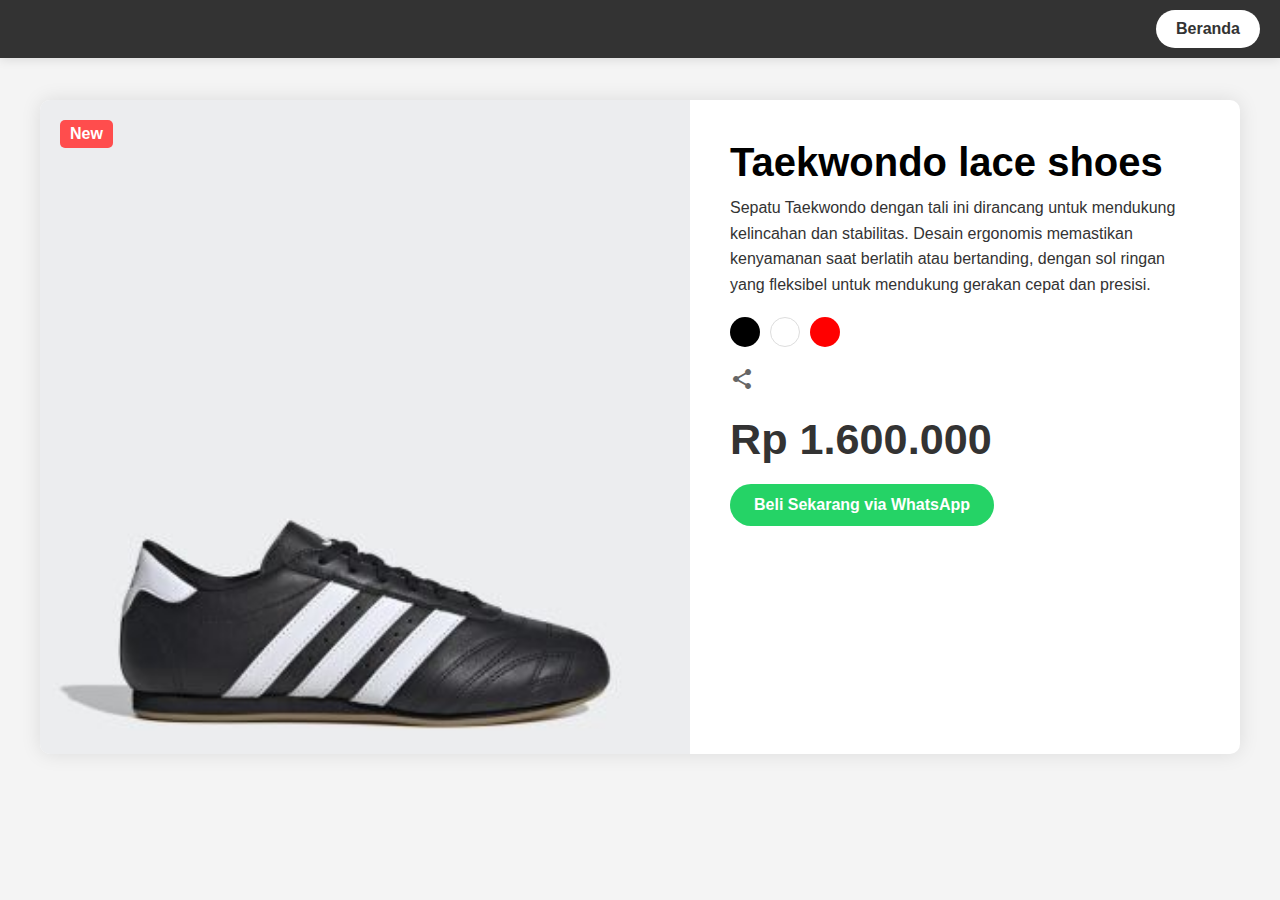
<file: sepatu-1.html>
<!DOCTYPE html>
<html lang="en">

<head>
    <meta charset="UTF-8">
    <meta name="viewport" content="width=device-width, initial-scale=1.0">
    <title>Adidas Ultraboost 21 | Premium Running Shoes</title>
    <link href="https://fonts.googleapis.com/icon?family=Material+Icons" rel="stylesheet">
    <link rel="stylesheet" href="sepatu.css">
</head>

<body>

    <nav class="navbar">
        <a href="index.html" class="home-button">Beranda</a>
    </nav>


    <div class="product-container">
        <div class="product-image">
            <img src="img/sepatu.1.jpg" alt="Adidas Ultraboost 21">
            <span class="product-badge">New </span>
        </div>
        <div class="product-info">
            <h1>Taekwondo lace shoes</h1>
            <p>Sepatu Taekwondo dengan tali ini dirancang untuk mendukung kelincahan dan stabilitas. Desain ergonomis
                memastikan kenyamanan saat berlatih atau bertanding, dengan sol ringan yang fleksibel untuk mendukung
                gerakan cepat dan presisi.</p>
            <div class="color-options">
                <div class="color-option" style="background-color: #000000;" title="Black"></div>
                <div class="color-option" style="background-color: #FFFFFF; border: 1px solid #ddd;" title="White">
                </div>
                <div class="color-option" style="background-color: #FF0000;" title="Red"></div>
            </div>

            <div class="product-icons">
                <a href="#"><i class="material-icons" id="link">share</i></a>
            </div>
            <div class="product-price">
                <h2>Rp 1.600.000</h2>
            </div>
            <a href="https://wa.me/6282154938812?text=Halo%20saya%20ingin%20membeli%20Adidas%20Taekwondo%20Lace%20shoes"
                class="buy-button">Beli Sekarang via WhatsApp</a>
        </div>
    </div>
    <script>
        const link = document.getElementById("link");

        link.addEventListener("click", () => {
            navigator.clipboard.writeText(window.location.href).then(() => {
                alert("URL copied to clipboard!");
            }).catch(err => {
                console.error("Failed to copy URL:", err);
            });;
        })
    </script>
</body>

</html>
</file>
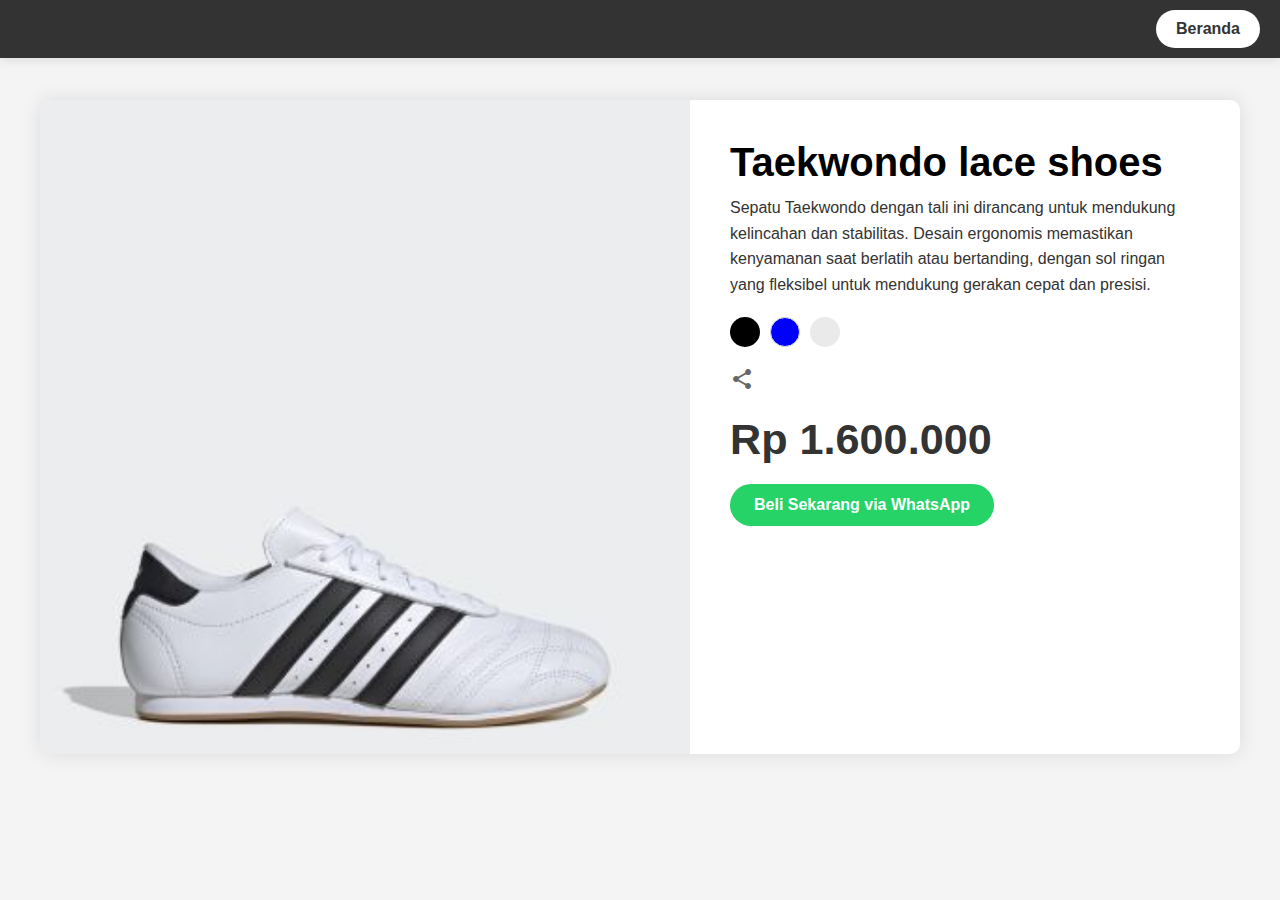
<file: sepatu-2.html>
<!DOCTYPE html>
<html lang="en">

<head>
    <meta charset="UTF-8">
    <meta name="viewport" content="width=device-width, initial-scale=1.0">
    <title>Adidas Ultraboost 21 | Premium Running Shoes</title>
    <link href="https://fonts.googleapis.com/icon?family=Material+Icons" rel="stylesheet">
    <link rel="stylesheet" href="sepatu.css">
</head>

<body>

    <nav class="navbar">
        <a href="index.html" class="home-button">Beranda</a>
    </nav>


    <div class="product-container">
        <div class="product-image">
            <img src="img/sepatu.2.jpg" alt="Adidas Ultraboost 21">
        </div>
        <div class="product-info">
            <h1>Taekwondo lace shoes</h1>
            <p>Sepatu Taekwondo dengan tali ini dirancang untuk mendukung kelincahan dan stabilitas. Desain ergonomis
                memastikan kenyamanan saat berlatih atau bertanding, dengan sol ringan yang fleksibel untuk mendukung
                gerakan cepat dan presisi.</p>

            <div class="color-options">
                <div class="color-option" style="background-color: #000000;" title="Black"></div>
                <div class="color-option" style="background-color: blue; border: 1px solid #ddd;" title="White">
                </div>
                <div class="color-option" style="background-color: #eaeaea;" title="Red"></div>
            </div>

            <div class="product-icons">
                <a href="#"><i class="material-icons" id="link">share</i></a>
            </div>
            <div class="product-price">
                <h2>Rp 1.600.000</h2>
            </div>
            <a href="https://wa.me/6282154938812?text=Halo%20saya%20ingin%20membeli%20Adidas%20Taekwondo%20Lace%20shoes"
                class="buy-button">Beli Sekarang via WhatsApp</a>
        </div>
    </div>

    <script>
        const link = document.getElementById("link");

        link.addEventListener("click", () => {
            navigator.clipboard.writeText(window.location.href).then(() => {
                alert("URL copied to clipboard!");
            }).catch(err => {
                console.error("Failed to copy URL:", err);
            });;
        })
    </script>
</body>

</html>
</file>
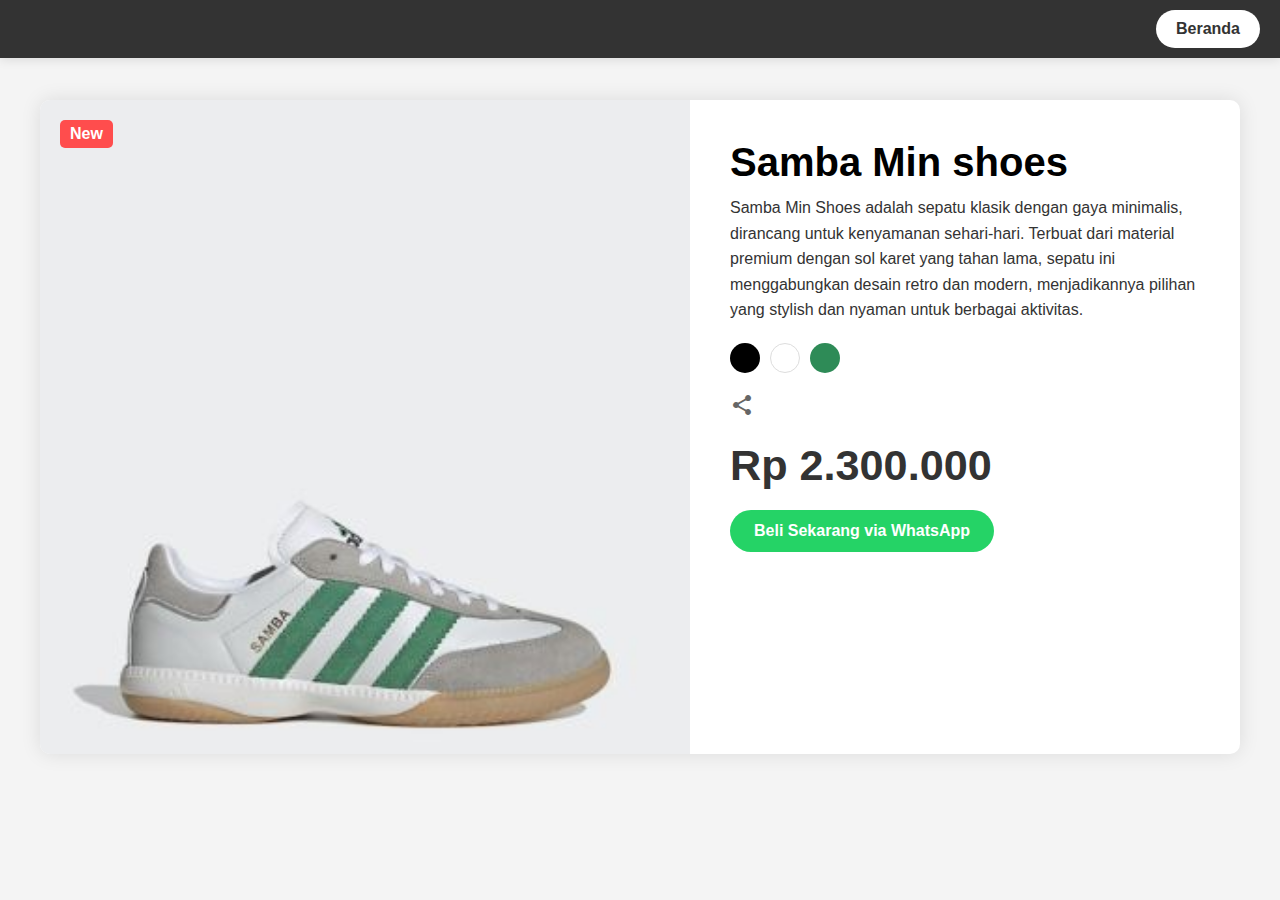
<file: sepatu-3.html>
<!DOCTYPE html>
<html lang="en">

<head>
    <meta charset="UTF-8">
    <meta name="viewport" content="width=device-width, initial-scale=1.0">
    <title>Adidas Ultraboost 21 | Premium Running Shoes</title>
    <link href="https://fonts.googleapis.com/icon?family=Material+Icons" rel="stylesheet">
    <link rel="stylesheet" href="sepatu.css">
</head>

<body>

    <nav class="navbar">
        <a href="index.html" class="home-button">Beranda</a>
    </nav>


    <div class="product-container">
        <div class="product-image">
            <img src="img/sepatu.3.jpeg" alt="Adidas Ultraboost 21">
            <span class="product-badge">New </span>
        </div>
        <div class="product-info">
            <h1>Samba Min shoes</h1>
            <p>Samba Min Shoes adalah sepatu klasik dengan gaya minimalis, dirancang untuk kenyamanan sehari-hari.
                Terbuat dari material premium dengan sol karet yang tahan lama, sepatu ini menggabungkan desain retro
                dan modern, menjadikannya pilihan yang stylish dan nyaman untuk berbagai aktivitas.</p>
            <div class="color-options">
                <div class="color-option" style="background-color: #000000;" title="Black"></div>
                <div class="color-option" style="background-color: #FFFFFF; border: 1px solid #ddd;" title="White">
                </div>
                <div class="color-option" style="background-color: seagreen;" title="Red"></div>
            </div>

            <div class="product-icons">
                <a href="#"><i class="material-icons" id="link">share</i></a>
            </div>
            <div class="product-price">
                <h2>Rp 2.300.000</h2>
            </div>
            <a href="https://wa.me/6282154938812?text=Halo%20saya%20ingin%20membeli%20Adidas%20Samba%2Min%20shoes"
                class="buy-button">Beli Sekarang via WhatsApp</a>
        </div>
    </div>

    <script>
        const link = document.getElementById("link");

        link.addEventListener("click", () => {
            navigator.clipboard.writeText(window.location.href).then(() => {
                alert("URL copied to clipboard!");
            }).catch(err => {
                console.error("Failed to copy URL:", err);
            });;
        })
    </script>
</body>

</html>
</file>
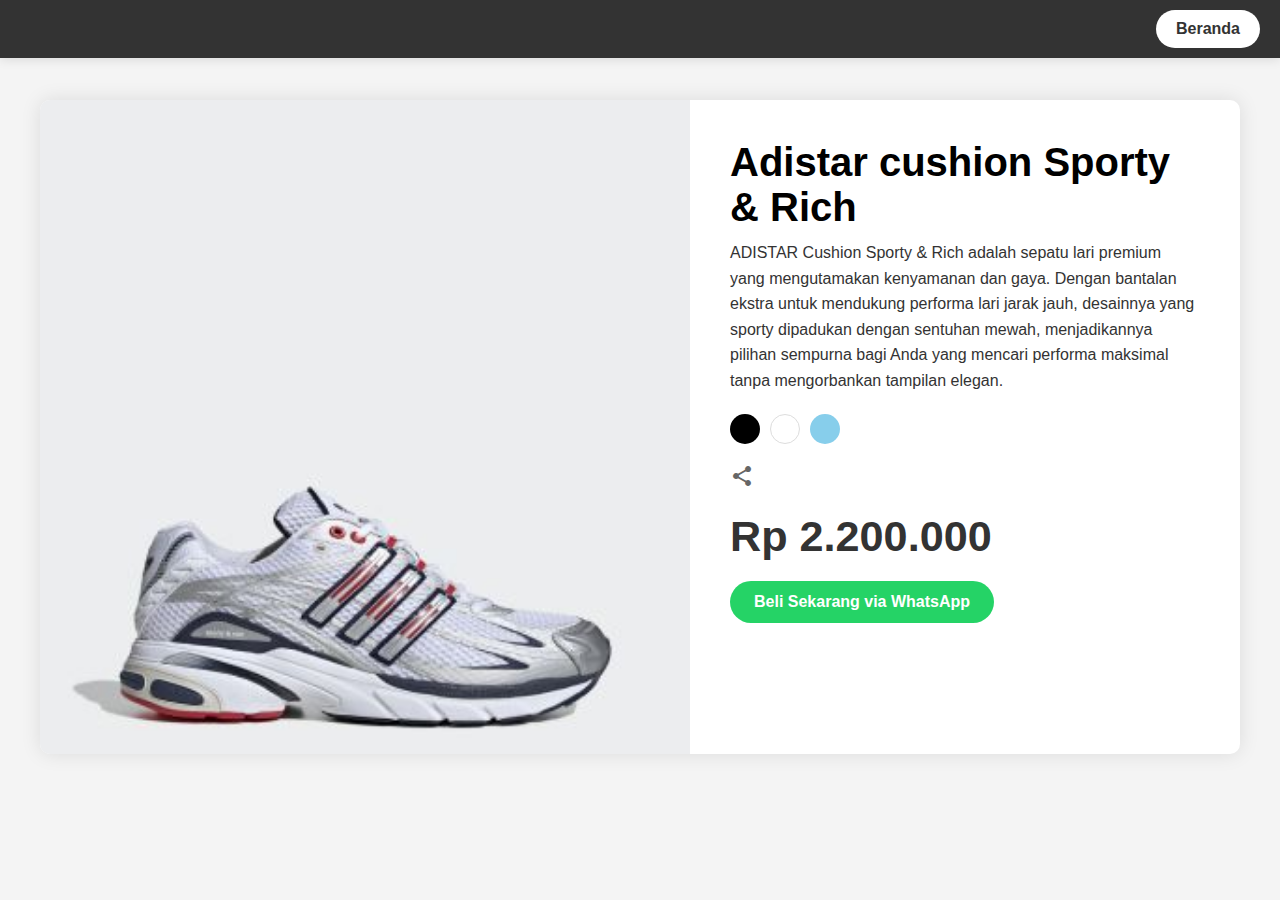
<file: sepatu-4.html>
<!DOCTYPE html>
<html lang="en">
<head>
    <meta charset="UTF-8">
    <meta name="viewport" content="width=device-width, initial-scale=1.0">
    <title>Adidas Ultraboost 21 | Premium Running Shoes</title>
    <link href="https://fonts.googleapis.com/icon?family=Material+Icons" rel="stylesheet">
    <link rel="stylesheet" href="sepatu.css">
</head>
<body>

        <nav class="navbar">
            <a href="index.html" class="home-button">Beranda</a>
        </nav>
        
    
    <div class="product-container">
        <div class="product-image">
            <img src="img/sepatu.4.jpg" alt="Adidas Ultraboost 21">
        </div>
        <div class="product-info">
            <h1>Adistar cushion Sporty & Rich</h1>
<p>ADISTAR Cushion Sporty & Rich adalah sepatu lari premium yang mengutamakan kenyamanan dan gaya. Dengan bantalan ekstra untuk mendukung performa lari jarak jauh, desainnya yang sporty dipadukan dengan sentuhan mewah, menjadikannya pilihan sempurna bagi Anda yang mencari performa maksimal tanpa mengorbankan tampilan elegan.</p>            
            <div class="color-options">
                <div class="color-option" style="background-color: #000000;" title="Black"></div>
                <div class="color-option" style="background-color: #FFFFFF; border: 1px solid #ddd;" title="White"></div>
                <div class="color-option" style="background-color: skyblue;" title="Red"></div>
            </div>

            <div class="product-icons">
                <a href="#"><i class="material-icons" id="link">share</i></a>
            </div>
            <div class="product-price">
                <h2>Rp 2.200.000</h2>
            </div>
            <a href="https://wa.me/6282154938812?text=Halo%20saya%20ingin%20membeli%20Adidas%20Adistar%20Cushion%20shoes" class="buy-button">Beli Sekarang via WhatsApp</a>
        </div>
    </div>

    <script>
        const link = document.getElementById("link");

        link.addEventListener("click", () => {
            navigator.clipboard.writeText(window.location.href).then(() => {
                alert("URL copied to clipboard!");
            }).catch(err => {
                console.error("Failed to copy URL:", err);
            });
        })
    </script>
</body>
</html>
</file>
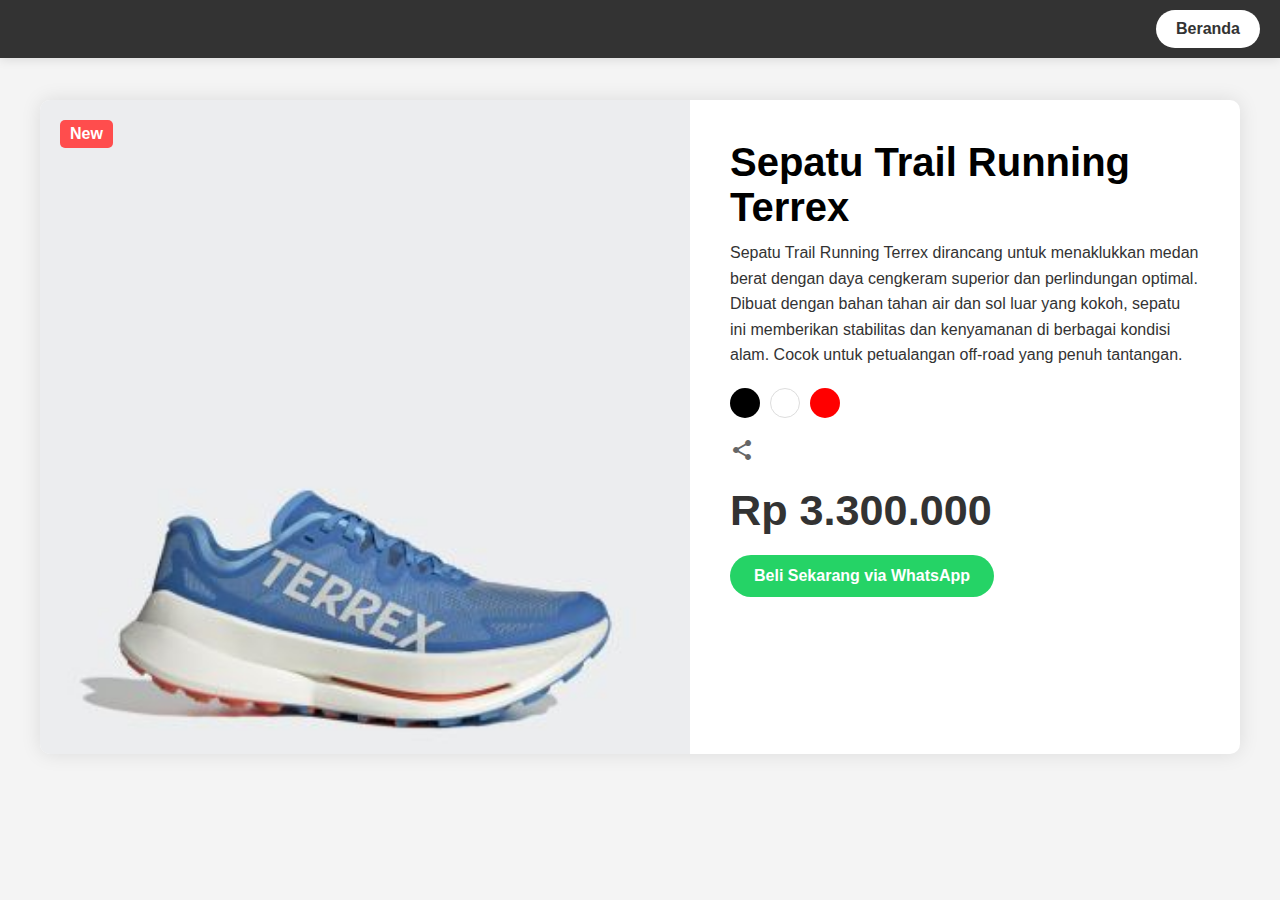
<file: sepatu-5.html>
<!DOCTYPE html>
<html lang="en">

<head>
    <meta charset="UTF-8">
    <meta name="viewport" content="width=device-width, initial-scale=1.0">
    <title>Adidas Ultraboost 21 | Premium Running Shoes</title>
    <link href="https://fonts.googleapis.com/icon?family=Material+Icons" rel="stylesheet">
    <link rel="stylesheet" href="sepatu.css">
</head>

<body>

    <nav class="navbar">
        <a href="index.html" class="home-button">Beranda</a>
    </nav>


    <div class="product-container">
        <div class="product-image">
            <img src="img/sepatu.5.jpg" alt="Adidas Ultraboost 21">
            <span class="product-badge">New </span>
        </div>
        <div class="product-info">
            <h1>Sepatu Trail Running Terrex</h1>
            <p>Sepatu Trail Running Terrex dirancang untuk menaklukkan medan berat dengan daya cengkeram superior dan
                perlindungan optimal. Dibuat dengan bahan tahan air dan sol luar yang kokoh, sepatu ini memberikan
                stabilitas dan kenyamanan di berbagai kondisi alam. Cocok untuk petualangan off-road yang penuh
                tantangan.</p>
            <div class="color-options">
                <div class="color-option" style="background-color: #000000;" title="Black"></div>
                <div class="color-option" style="background-color: #FFFFFF; border: 1px solid #ddd;" title="White">
                </div>
                <div class="color-option" style="background-color: #FF0000;" title="Red"></div>
            </div>

            <div class="product-icons">
                <a href="#"><i class="material-icons" id="link">share</i></a>
            </div>
            <div class="product-price">
                <h2>Rp 3.300.000</h2>
            </div>
            <a href="https://wa.me/6282154938812?text=Halo%20saya%20ingin%20membeli%20Adidas%20Trail%20Running%20Terrex"
                class="buy-button">Beli Sekarang via WhatsApp</a>
        </div>
    </div>

    <script>
        const link = document.getElementById("link");

        link.addEventListener("click", () => {
            navigator.clipboard.writeText(window.location.href).then(() => {
                alert("URL copied to clipboard!");
            }).catch(err => {
                console.error("Failed to copy URL:", err);
            });;
        })
    </script>
</body>

</html>
</file>
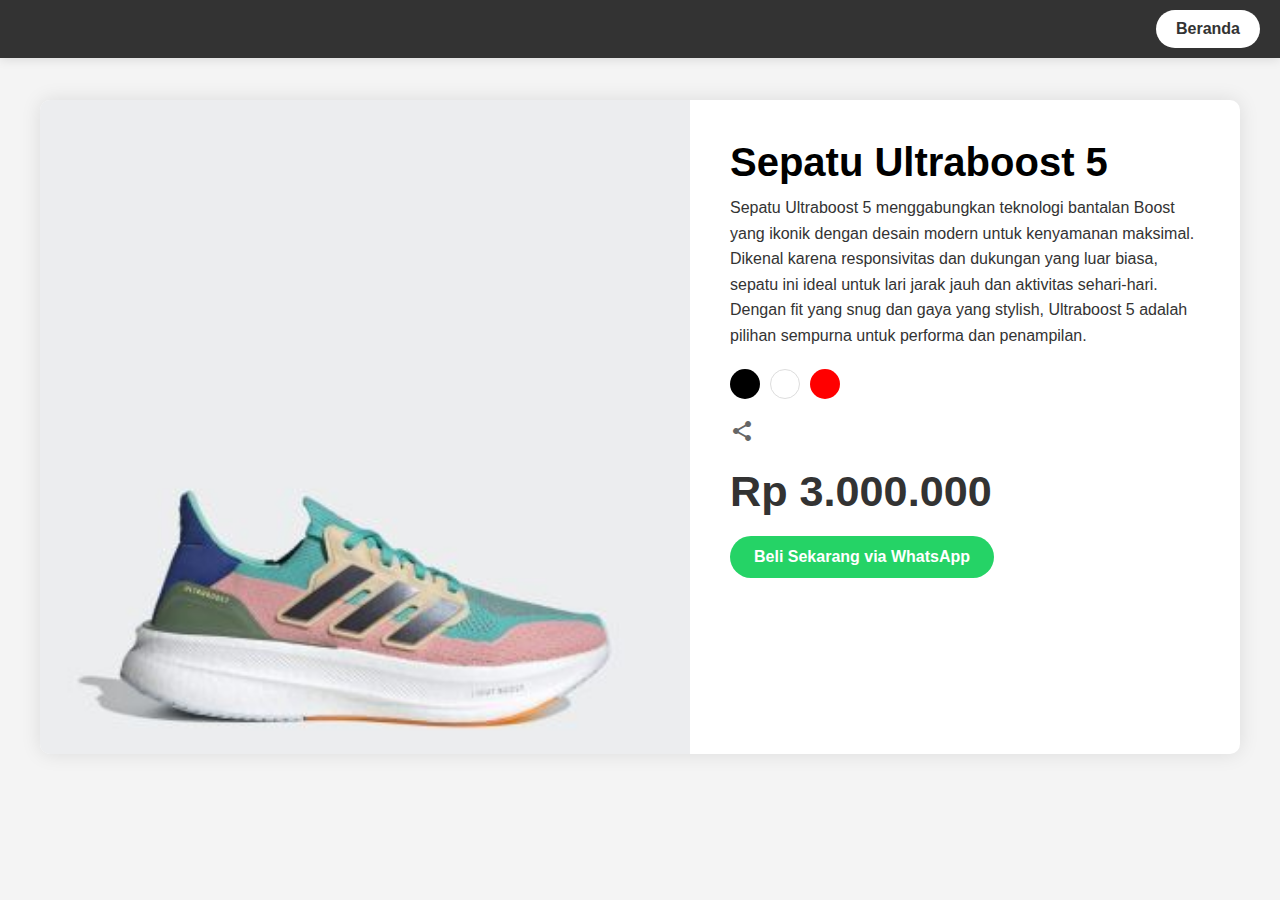
<file: sepatu-6.html>
<!DOCTYPE html>
<html lang="en">

<head>
    <meta charset="UTF-8">
    <meta name="viewport" content="width=device-width, initial-scale=1.0">
    <title>Adidas Ultraboost 21 | Premium Running Shoes</title>
    <link href="https://fonts.googleapis.com/icon?family=Material+Icons" rel="stylesheet">
    <link rel="stylesheet" href="sepatu.css">
</head>

<body>

    <nav class="navbar">
        <a href="index.html" class="home-button">Beranda</a>
    </nav>


    <div class="product-container">
        <div class="product-image">
            <img src="img/sepatu.6.jpg" alt="Adidas Ultraboost 21">
        </div>
        <div class="product-info">
            <h1>Sepatu Ultraboost 5</h1>
            <p>Sepatu Ultraboost 5 menggabungkan teknologi bantalan Boost yang ikonik dengan desain modern untuk
                kenyamanan maksimal. Dikenal karena responsivitas dan dukungan yang luar biasa, sepatu ini ideal untuk
                lari jarak jauh dan aktivitas sehari-hari. Dengan fit yang snug dan gaya yang stylish, Ultraboost 5
                adalah pilihan sempurna untuk performa dan penampilan.</p>
            <div class="color-options">
                <div class="color-option" style="background-color: #000000;" title="Black"></div>
                <div class="color-option" style="background-color: #FFFFFF; border: 1px solid #ddd;" title="White">
                </div>
                <div class="color-option" style="background-color: #FF0000;" title="Red"></div>
            </div>

            <div class="product-icons">
                <a href="#"><i class="material-icons">share</i></a>
            </div>

            <div class="product-price">
                <h2>Rp 3.000.000</h2>
            </div>
            <a href="https://wa.me/6282154938812?text=Halo%20saya%20ingin%20membeli%20Adidas%20Ultraboost%205"
                class="buy-button">Beli Sekarang via WhatsApp</a>
        </div>
    </div>

    <script>
        const link = document.getElementById("link");

        link.addEventListener("click", () => {
            navigator.clipboard.writeText(window.location.href).then(() => {
                alert("URL copied to clipboard!");
            }).catch(err => {
                console.error("Failed to copy URL:", err);
            });;
        })
    </script>
</body>

</html>
</file>
<file: sepatu.css>
/* Global Styling */
* {
    margin: 0;
    padding: 0;
    box-sizing: border-box;
    font-family: Arial, sans-serif;
}
body {
    background-color: #f4f4f4;
    color: #333;
    padding: 20px;
}
/* Navbar Styling */
.navbar {
    width: 100%;
    background-color: #333;
    padding: 10px 20px;
    display: flex;
    justify-content: flex-end; /* Mengarahkan tombol ke kanan */
    position: fixed;
    top: 0;
    left: 0;
    z-index: 1000;
    box-shadow: 0 2px 10px rgba(0, 0, 0, 0.1);
}

.navbar .home-button {
    background-color: #fff;
    color: #333;
    padding: 10px 20px;
    text-decoration: none;
    border-radius: 30px;
    font-weight: bold;
    transition: background-color 0.3s ease;
}

.navbar .home-button:hover {
    background-color: #f4f4f4;
}

/* Adjust body to avoid content being hidden under fixed navbar */
body {
    padding-top: 60px;
}


/* Product Container */
.product-container {
    max-width: 1200px;
    margin: 40px auto;
    background-color: #fff;
    border-radius: 10px;
    box-shadow: 0 0 20px rgba(0, 0, 0, 0.1);
    overflow: hidden;
    display: flex;
    flex-wrap: wrap;
}
.product-image {
    flex: 1 1 500px;
    position: relative;
}
.product-image img {
    width: 100%;
    height: 100%;
    object-fit: cover;
}
.product-badge {
    position: absolute;
    top: 20px;
    left: 20px;
    background-color: #ff4d4d;
    color: #fff;
    padding: 5px 10px;
    border-radius: 5px;
    font-weight: bold;
}
.product-info {
    flex: 1 1 400px;
    padding: 40px;
}
h1 {
    font-size: 2.5em;
    margin-bottom: 10px;
    color: #000;
}
p {
    font-size: 1em;
    line-height: 1.6;
    margin-bottom: 20px;
}

/* Product Features, Icons, and Colors */
.product-icons {
    display: flex;
    gap: 15px;
    margin-bottom: 20px;
}
.product-icons a {
    color: #666;
    transition: color 0.3s ease;
}
.product-icons a:hover {
    color: #000;
}
.product-price {
    font-size: 1.8em;
    font-weight: bold;
    margin-bottom: 20px;
}
.buy-button {
    display: inline-block;
    background-color: #25D366;
    color: #fff;
    padding: 12px 24px;
    text-decoration: none;
    border-radius: 30px;
    font-weight: bold;
    transition: background-color 0.3s ease;
}
.buy-button:hover {
    background-color: #128C7E;
}

/* Color Options */
.color-options {
    display: flex;
    gap: 10px;
    margin-bottom: 20px;
}
.color-option {
    width: 30px;
    height: 30px;
    border-radius: 50%;
    cursor: pointer;
    transition: transform 0.3s ease;
}
.color-option:hover {
    transform: scale(1.1);
}

/* Size Options */
.size-options {
    display: flex;
    gap: 10px;
    margin-bottom: 20px;
}
.size-option {
    padding: 5px 10px;
    border: 1px solid #ddd;
    border-radius: 5px;
    cursor: pointer;
    transition: background-color 0.3s ease;
}
.size-option:hover {
    background-color: #f0f0f0;
}

/* Product Features */
.product-features {
    margin-top: 30px;
    display: flex;
    justify-content: space-between;
    flex-wrap: wrap;
}
.feature {
    flex: 1 1 200px;
    text-align: center;
    margin-bottom: 20px;
}
.feature i {
    font-size: 2.5em;
    color: #000;
    margin-bottom: 10px;
}

/* Responsive Styling */
@media screen and (max-width: 768px) {
    .product-container {
        flex-direction: column;
    }
    .product-info {
        padding: 20px;
    }
    h1 {
        font-size: 2em;
    }
    .product-price {
        font-size: 1.5em;
    }
    .buy-button {
        width: 100%;
        text-align: center;
        padding: 10px 0;
    }
    .product-image {
        flex: none;
        width: 100%;
        height: auto;
    }
    .product-image img {
        height: auto;
    }
}

@media screen and (max-width: 480px) {
    h1 {
        font-size: 1.8em;
    }
    p {
        font-size: 0.9em;
    }
    .product-price {
        font-size: 1.2em;
    }
    .buy-button {
        font-size: 1em;
        padding: 10px 0;
    }
    .feature i {
        font-size: 2em;
    }
}
</file>
